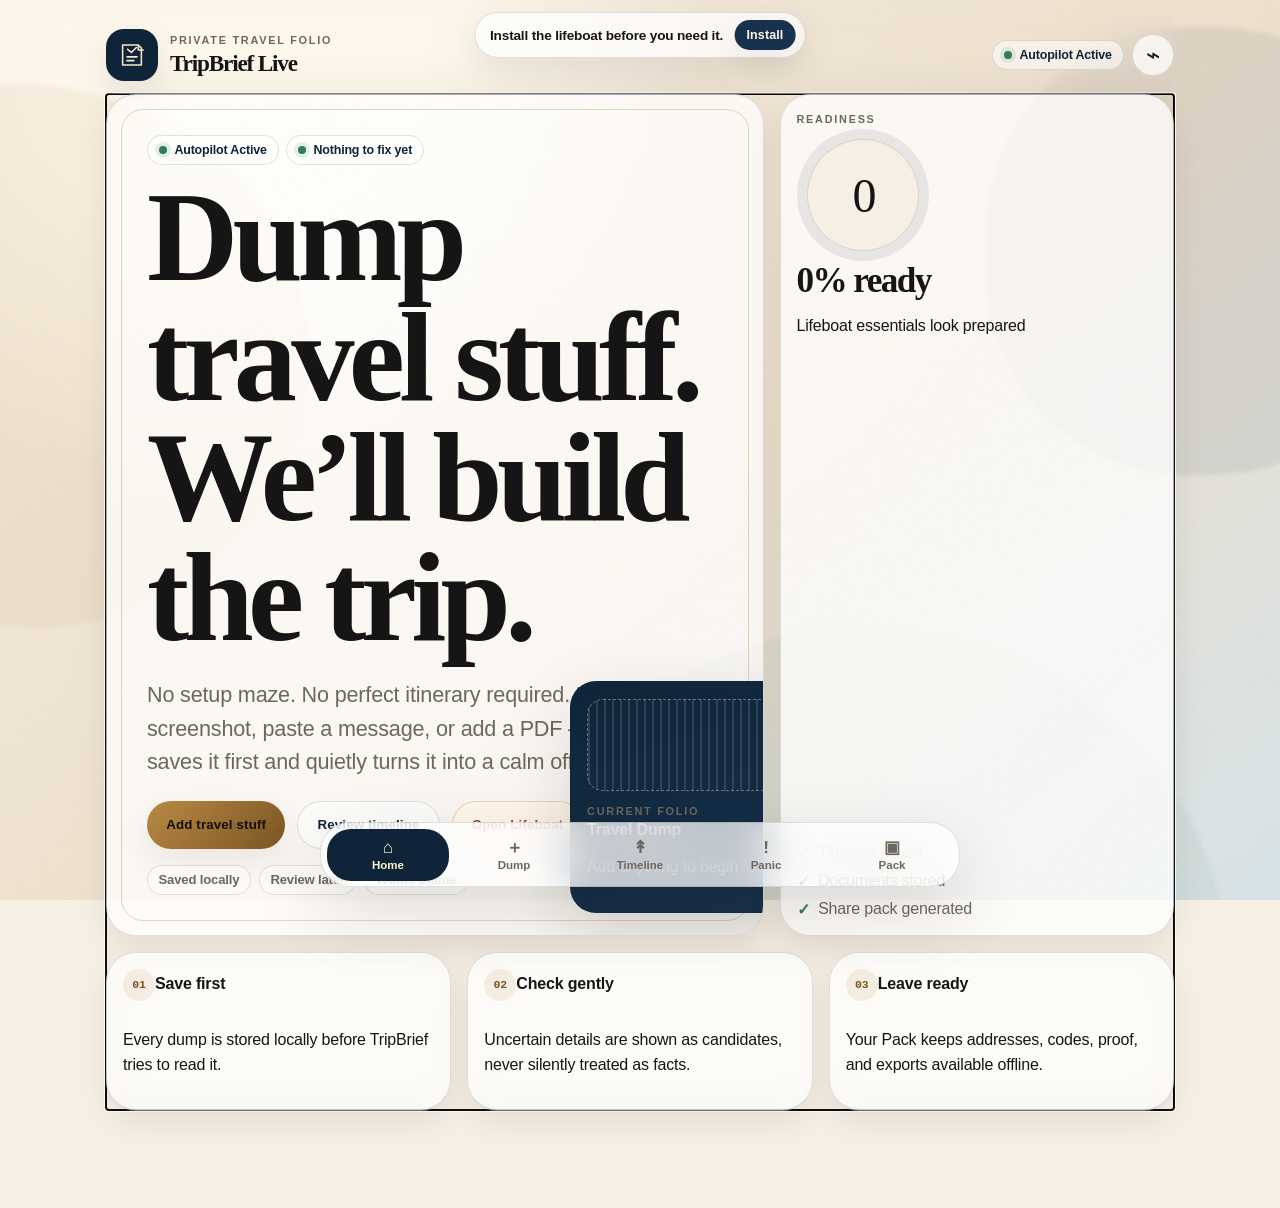
<file: index.html>
<!doctype html>
<html lang="en" data-theme="tripbrief-light">
<head>
  <meta charset="utf-8" />
  <meta name="viewport" content="width=device-width, initial-scale=1, viewport-fit=cover" />
  <meta name="theme-color" content="#17324d" />
  <meta name="description" content="TripBrief Live — Online autopilot. Offline lifeboat." />
  <link rel="manifest" href="./manifest.webmanifest" />
  <link rel="icon" href="./assets/icons/icon-192.png" />
  <link rel="stylesheet" href="./css/theme.css" />
  <link rel="stylesheet" href="./css/animations.css" />
  <link rel="stylesheet" href="./css/components.css" />
  <link rel="stylesheet" href="./css/app.css" />
  <title>TripBrief Live</title>
</head>
<body>
  <div class="ambient" aria-hidden="true">
    <span class="orb orb-a"></span><span class="orb orb-b"></span><span class="orb orb-c"></span>
  </div>
  <div class="grain" aria-hidden="true"></div>

  <a class="skip-link" href="#app">Skip to app</a>
  <div id="installRail" class="install-rail" hidden>
    <span>Install the lifeboat before you need it.</span>
    <button id="installButton" class="button tiny">Install</button>
  </div>

  <div class="app-shell">
    <header class="topbar">
      <button class="brand-mark" data-route="home" aria-label="TripBrief home">
        <svg viewBox="0 0 48 48" aria-hidden="true"><path d="M9 8h25l5 5v27H9z"/><path d="M34 8v8h8"/><path d="M16 27h16M16 33h11M17 15l6 5 8-8"/></svg>
      </button>
      <div class="brand-copy">
        <p class="eyebrow">Private travel folio</p>
        <strong>TripBrief Live</strong>
      </div>
      <div class="top-actions">
        <span id="networkBadge" class="status-pill">Checking…</span>
        <button class="icon-button" data-route="settings" aria-label="Settings">⌁</button>
      </div>
    </header>

    <main id="app" tabindex="-1" aria-live="polite"></main>

    <nav class="bottom-nav" aria-label="Primary navigation">
      <button data-route="home"><span>⌂</span>Home</button>
      <button data-route="dump"><span>＋</span>Dump</button>
      <button data-route="timeline"><span>↟</span>Timeline</button>
      <button data-route="panic"><span>!</span>Panic</button>
      <button data-route="pack"><span>▣</span>Pack</button>
    </nav>
  </div>

  <div id="toast" class="toast" hidden></div>
  <template id="modalTemplate"><div class="modal-backdrop"><section class="modal-card"></section></div></template>
  <script type="module" src="./js/main.js"></script>
</body>
</html>
</file>
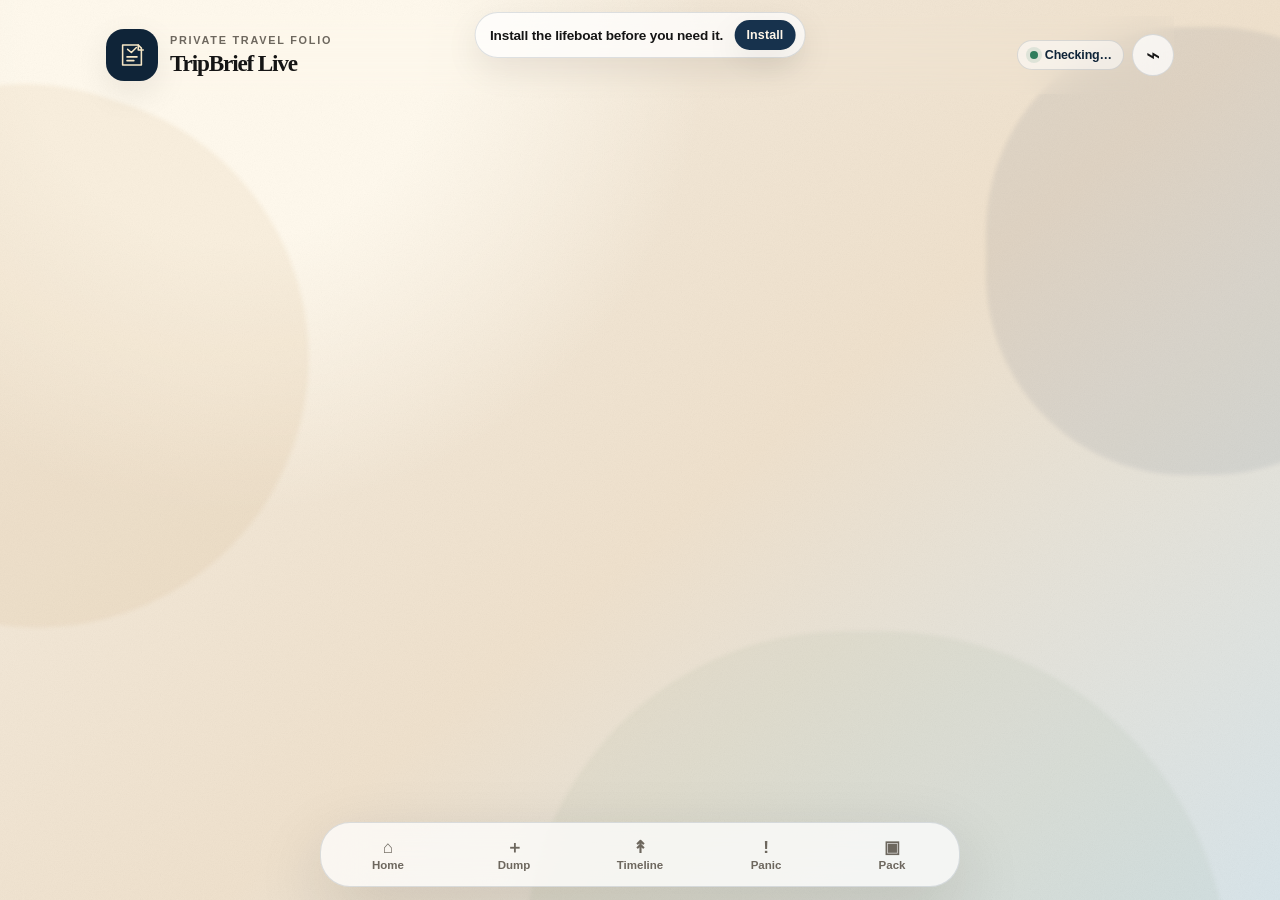
<file: reset.html>
<!doctype html>
<html lang="en">
<head>
  <meta charset="utf-8" />
  <meta name="viewport" content="width=device-width, initial-scale=1" />
  <title>Refreshing TripBrief Live</title>
  <style>
    :root { --bg:#f6efe3; --ink:#151515; --passport:#17324d; --brass:#b88a44; }
    body { margin:0; min-height:100svh; display:grid; place-items:center; background:radial-gradient(circle at 20% 10%, #fff7e8, transparent 34%), var(--bg); color:var(--ink); font-family: Avenir, "Avenir Next", Candara, sans-serif; }
    main { width:min(560px, calc(100% - 2rem)); border:1px solid rgba(23,50,77,.14); border-radius:28px; background:rgba(255,255,255,.72); padding:2rem; box-shadow:0 24px 70px rgba(26,18,8,.14); }
    h1 { font-family: Georgia, serif; font-size:clamp(2.4rem, 8vw, 4.6rem); line-height:.92; letter-spacing:-.05em; margin:.2rem 0 1rem; }
    p { line-height:1.55; color:#6d675e; }
    .bar { height:10px; border-radius:999px; overflow:hidden; background:rgba(23,50,77,.12); margin-top:1.2rem; }
    .bar span { display:block; height:100%; width:45%; border-radius:inherit; background:linear-gradient(90deg,var(--passport),var(--brass)); animation:load 1.1s ease-in-out infinite alternate; }
    @keyframes load { to { transform:translateX(125%); } }
  </style>
</head>
<body>
  <main>
    <p><strong>TripBrief Live</strong></p>
    <h1>Refreshing the demo.</h1>
    <p>Clearing the old offline app shell so the calmer UX appears immediately.</p>
    <div class="bar" aria-hidden="true"><span></span></div>
  </main>
  <script>
    (async () => {
      try {
        if ('serviceWorker' in navigator) {
          const regs = await navigator.serviceWorker.getRegistrations();
          await Promise.all(regs.map(reg => reg.unregister()));
        }
        if ('caches' in window) {
          const keys = await caches.keys();
          await Promise.all(keys.filter(k => k.startsWith('tripbrief-live')).map(k => caches.delete(k)));
        }
      } catch (error) {
        console.warn('Refresh cleanup was partial:', error);
      }
      location.replace('./?fresh=831eb34-' + Date.now());
    })();
  </script>
</body>
</html>
</file>
<file: css/theme.css>
:root {
  color-scheme: light;
  --tb-bg: #f6efe3;
  --tb-bg-elevated: rgba(255, 255, 255, 0.74);
  --tb-ink: #151515;
  --tb-muted: #6d675e;
  --tb-passport: #17324d;
  --tb-passport-2: #0f2438;
  --tb-brass: #b88a44;
  --tb-brass-2: #7a5422;
  --tb-sky: #c7dff0;
  --tb-sage: #8fa889;
  --tb-rose: #b76e79;
  --tb-danger: #a43f3f;
  --tb-success: #2f7d5c;
  --tb-warning: #b8860b;
  --tb-border: rgba(23, 50, 77, 0.14);
  --tb-shadow: 0 24px 70px rgba(26, 18, 8, 0.14);
  --tb-shadow-soft: 0 12px 34px rgba(26, 18, 8, 0.08);
  --tb-radius-sm: 14px;
  --tb-radius-md: 22px;
  --tb-radius-lg: 30px;
  --tb-radius-xl: 38px;
  --motion-fast: 140ms;
  --motion-med: 260ms;
  --motion-slow: 420ms;
  --ease-lux: cubic-bezier(.2, .8, .2, 1);
  --ease-soft: cubic-bezier(.16, 1, .3, 1);
  --display: Didot, "Bodoni 72", "Bodoni MT", "Libre Baskerville", Georgia, serif;
  --body: "Avenir Next", Avenir, "Gill Sans", Candara, "Trebuchet MS", sans-serif;
  --mono: "SF Mono", ui-monospace, Menlo, Consolas, monospace;
}
[data-theme="tripbrief-dark"] {
  color-scheme: dark;
  --tb-bg: #0d1117;
  --tb-bg-elevated: rgba(22, 27, 34, 0.82);
  --tb-ink: #f4efe7;
  --tb-muted: #a9a197;
  --tb-passport: #d7b56d;
  --tb-passport-2: #101820;
  --tb-brass: #e3bd73;
  --tb-brass-2: #efcf8c;
  --tb-border: rgba(255, 255, 255, 0.13);
  --tb-shadow: 0 24px 70px rgba(0, 0, 0, 0.42);
  --tb-shadow-soft: 0 12px 34px rgba(0, 0, 0, 0.28);
}
</file>
<file: css/animations.css>
.screen-enter { animation: screenRise var(--motion-med) var(--ease-soft) both; }
@keyframes screenRise { from { opacity: 0; transform: translateY(10px) scale(.992);} to { opacity: 1; transform: translateY(0) scale(1);} }
.card-added { animation: cardSettle 360ms var(--ease-soft) both; }
@keyframes cardSettle { 0% {opacity:0; transform:translateY(18px) scale(.97);} 70% {opacity:1; transform:translateY(-2px) scale(1.005);} 100% {transform:translateY(0) scale(1);} }
.pack-ready { animation: packGlow 900ms ease-out both; }
@keyframes packGlow { 0% { box-shadow: 0 0 0 rgba(47,125,92,0);} 35% { box-shadow: 0 0 0 8px rgba(47,125,92,.14);} 100% { box-shadow: var(--tb-shadow-soft);} }
.shimmer { background: linear-gradient(90deg, rgba(255,255,255,.18), rgba(255,255,255,.62), rgba(255,255,255,.18)); background-size: 220% 100%; animation: shimmer 1.4s linear infinite; }
@keyframes shimmer { to { background-position: -220% 0; } }
.reveal-stagger > * { opacity: 0; animation: folioIn 700ms var(--ease-soft) forwards; }
.reveal-stagger > *:nth-child(1){animation-delay:40ms}.reveal-stagger > *:nth-child(2){animation-delay:120ms}.reveal-stagger > *:nth-child(3){animation-delay:200ms}.reveal-stagger > *:nth-child(4){animation-delay:280ms}.reveal-stagger > *:nth-child(5){animation-delay:360ms}.reveal-stagger > *:nth-child(6){animation-delay:440ms}
@keyframes folioIn { from { opacity:0; transform: translateY(18px); filter: blur(5px);} to { opacity:1; transform: translateY(0); filter: blur(0);} }
@media (prefers-reduced-motion: reduce) { *, *::before, *::after { animation-duration: 1ms !important; animation-iteration-count: 1 !important; transition-duration: 1ms !important; scroll-behavior: auto !important; } }
</file>
<file: css/components.css>
.button { border: 0; border-radius: 999px; padding: .95rem 1.2rem; background: var(--tb-passport); color: #fff6e8; font-weight: 800; letter-spacing: .01em; cursor: pointer; box-shadow: var(--tb-shadow-soft); transition: transform var(--motion-fast) var(--ease-lux), box-shadow var(--motion-fast) var(--ease-lux), background var(--motion-fast); }
.button:hover { transform: translateY(-2px); box-shadow: var(--tb-shadow); }
.button:active { transform: translateY(0) scale(.985); }
.button.secondary { background: rgba(255,255,255,.58); color: var(--tb-passport-2); border: 1px solid var(--tb-border); box-shadow: none; }
.button.brass { background: linear-gradient(135deg, var(--tb-brass), var(--tb-brass-2)); color: #140f08; }
.button.danger { background: var(--tb-danger); }
.button.tiny { padding: .5rem .76rem; font-size: .78rem; }
.icon-button, .brand-mark, .bottom-nav button { cursor: pointer; }
.icon-button { width: 42px; height: 42px; border-radius: 50%; border: 1px solid var(--tb-border); background: var(--tb-bg-elevated); color: var(--tb-ink); font-size: 1.5rem; }
.card { border: 1px solid var(--tb-border); border-radius: var(--tb-radius-lg); background: var(--tb-bg-elevated); box-shadow: var(--tb-shadow-soft); backdrop-filter: blur(18px); }
.card.pad { padding: 1rem; }
.status-pill, .badge { display: inline-flex; align-items: center; gap: .45rem; border-radius: 999px; padding: .45rem .7rem; border: 1px solid var(--tb-border); background: rgba(255,255,255,.55); color: var(--tb-passport-2); font-size: .78rem; font-weight: 800; white-space: nowrap; }
.status-pill::before, .badge.good::before { content:""; width: .5rem; height: .5rem; border-radius:50%; background: var(--tb-success); box-shadow:0 0 0 4px rgba(47,125,92,.12); }
.status-pill.offline::before { background: var(--tb-warning); box-shadow:0 0 0 4px rgba(184,134,11,.14); }
.badge.warn::before { content:""; width:.5rem; height:.5rem; border-radius:50%; background:var(--tb-warning); }
.grid { display: grid; gap: 1rem; }
.two { grid-template-columns: repeat(2, minmax(0, 1fr)); }
.three { grid-template-columns: repeat(3, minmax(0, 1fr)); }
.field { display:grid; gap:.45rem; }
.field label { font-weight:800; color:var(--tb-passport-2); font-size:.86rem; }
textarea, input, select { width: 100%; border-radius: 18px; border: 1px solid var(--tb-border); padding: .9rem 1rem; background: rgba(255,255,255,.64); color: var(--tb-ink); font: inherit; outline: none; }
textarea:focus, input:focus, select:focus, button:focus-visible { outline: 3px solid color-mix(in srgb, var(--tb-brass) 55%, transparent); outline-offset: 3px; }
.toast { position: fixed; left: 50%; bottom: calc(92px + env(safe-area-inset-bottom)); transform: translateX(-50%); z-index: 50; padding: .9rem 1rem; border-radius: 999px; background: var(--tb-passport-2); color: #fff4df; box-shadow: var(--tb-shadow); font-weight: 800; max-width: min(92vw, 520px); }
.empty { padding: 1.4rem; border: 1px dashed var(--tb-border); border-radius: var(--tb-radius-lg); color: var(--tb-muted); background: rgba(255,255,255,.28); }
.progress-ring { width: 132px; height: 132px; border-radius: 50%; display:grid; place-items:center; background: conic-gradient(var(--tb-brass) calc(var(--score, 0)*1%), rgba(23,50,77,.09) 0); position: relative; }
.progress-ring::after { content:""; position:absolute; inset:10px; border-radius:50%; background: var(--tb-bg); box-shadow: inset 0 0 0 1px var(--tb-border); }
.progress-ring span { position: relative; z-index: 1; font-family: var(--display); font-size: 3rem; letter-spacing: -.08em; }
</file>
<file: css/app.css>
* { box-sizing: border-box; }
html, body { min-height: 100%; }
body { margin: 0; font-family: var(--body); letter-spacing: -0.011em; color: var(--tb-ink); background: var(--tb-bg); overflow-x: hidden; }
h1,h2,h3,.display { font-family: var(--display); letter-spacing: -.045em; font-weight: 700; line-height: .95; }
p { line-height: 1.55; }
.skip-link { position: fixed; left: 1rem; top: -5rem; z-index: 100; background: var(--tb-passport); color: white; padding: .8rem; border-radius: 999px; }
.skip-link:focus { top: 1rem; }
.ambient { position: fixed; inset: 0; overflow: hidden; pointer-events: none; z-index: -3; background: radial-gradient(circle at 18% 4%, #fff9ed 0 15%, transparent 35%), linear-gradient(140deg, #f6efe3 0%, #efe1cd 55%, #d8e4e9 100%); }
[data-theme="tripbrief-dark"] .ambient { background: radial-gradient(circle at 18% 4%, rgba(215,181,109,.15), transparent 30%), linear-gradient(145deg, #0d1117, #111820 60%, #1c1710); }
.orb { position:absolute; border-radius: 48% 52% 53% 47%; filter: blur(2px); opacity:.58; }
.orb-a { width: 42vw; aspect-ratio:1; left:-18vw; top:10vh; background: rgba(184,138,68,.16); transform: rotate(18deg); }
.orb-b { width: 35vw; aspect-ratio:1; right:-12vw; top:3vh; background: rgba(23,50,77,.13); }
.orb-c { width: 55vw; aspect-ratio:1; right:4vw; bottom:-34vw; background: rgba(143,168,137,.18); }
.grain { position: fixed; inset:0; pointer-events:none; z-index:-2; opacity:.16; background-image: url('../assets/textures/paper-noise.svg'); mix-blend-mode:multiply; }
.app-shell { width: min(1100px, 100%); margin: 0 auto; min-height: 100svh; padding: max(1rem, env(safe-area-inset-top)) 1rem calc(98px + env(safe-area-inset-bottom)); }
.topbar { display:flex; align-items:center; gap:.75rem; position: sticky; top: 0; z-index: 20; padding: .8rem 0; backdrop-filter: blur(18px); }
.brand-mark { border:0; width: 52px; height:52px; border-radius:18px; background: var(--tb-passport-2); color:#f7e7c6; box-shadow: var(--tb-shadow-soft); display:grid; place-items:center; }
.brand-mark svg { width:30px; fill:none; stroke:currentColor; stroke-width:2.5; stroke-linecap:round; stroke-linejoin:round; }
.brand-copy { flex:1; min-width:0; }
.brand-copy strong { font-family: var(--display); font-size: 1.45rem; letter-spacing:-.05em; }
.eyebrow { margin:0 0 .08rem; text-transform:uppercase; letter-spacing:.16em; color:var(--tb-muted); font-size:.68rem; font-weight:900; }
.top-actions { display:flex; gap:.5rem; align-items:center; }
.install-rail { position: fixed; top: .75rem; left:50%; transform:translateX(-50%); z-index: 60; display:flex; gap:.7rem; align-items:center; padding:.45rem .55rem .45rem .9rem; border:1px solid var(--tb-border); border-radius:999px; background:var(--tb-bg-elevated); box-shadow:var(--tb-shadow-soft); font-size:.85rem; font-weight:800; }
main { min-height: 62vh; }
.hero { display:grid; grid-template-columns: 1.25fr .75fr; gap:1rem; align-items:stretch; }
.hero-panel { overflow:hidden; position: relative; padding: clamp(1.3rem, 4vw, 2.5rem); min-height: 390px; }
.hero-panel::before { content:""; position:absolute; inset: 14px; border: 1px solid rgba(184,138,68,.35); border-radius: calc(var(--tb-radius-lg) - 8px); pointer-events:none; }
.hero h1 { font-size: clamp(3rem, 11vw, 7.9rem); margin: .7rem 0 1rem; max-width: 760px; }
.hero .lede { font-size: clamp(1rem, 2.8vw, 1.35rem); color:var(--tb-muted); max-width: 650px; }
.action-row { display:flex; flex-wrap:wrap; gap:.75rem; margin-top:1.4rem; }
.folio-ticket { position: absolute; right: -42px; bottom: 22px; width: 235px; transform: rotate(-8deg); padding: 1.1rem; border-radius: 26px; background: linear-gradient(160deg, var(--tb-passport-2), var(--tb-passport)); color:#fff3d7; box-shadow: var(--tb-shadow); }
.folio-ticket::before { content:""; display:block; height:90px; border:1px dashed rgba(255,255,255,.35); border-radius:16px; margin-bottom:.75rem; background: repeating-linear-gradient(90deg, rgba(255,255,255,.13) 0 2px, transparent 2px 8px); }
.readiness-card { padding:1rem; display:flex; flex-direction:column; justify-content:space-between; }
.readiness-card h2 { margin:.2rem 0; font-size:2.2rem; }
.checklist { list-style:none; padding:0; margin:0; display:grid; gap:.55rem; }
.checklist li { display:flex; gap:.55rem; align-items:flex-start; color:var(--tb-muted); }
.checklist li::before { content:"✓"; color:var(--tb-success); font-weight:900; }
.bottom-nav { position: fixed; left: 50%; bottom: max(.8rem, env(safe-area-inset-bottom)); transform: translateX(-50%); width: min(640px, calc(100% - 1rem)); display:grid; grid-template-columns: repeat(5, 1fr); gap:.2rem; padding:.35rem; border:1px solid var(--tb-border); border-radius: 30px; background: rgba(255,255,255,.72); box-shadow: var(--tb-shadow); backdrop-filter: blur(22px); z-index:30; }
.bottom-nav button { border:0; background:transparent; border-radius:24px; padding:.62rem .25rem; color:var(--tb-muted); font-weight:900; font-size:.72rem; display:grid; gap:.16rem; place-items:center; }
.bottom-nav span { font-size:1.08rem; line-height:1; }
.bottom-nav button.active { background: var(--tb-passport-2); color:#fff1d4; }
.dump-zone { display:grid; gap:1rem; }
.drop-card { position:relative; overflow:hidden; padding:1.2rem; min-height: 260px; display:grid; place-items:center; text-align:center; }
.drop-card::before { content:""; position:absolute; inset:-40%; background: conic-gradient(from 20deg, transparent, rgba(184,138,68,.2), transparent, rgba(23,50,77,.12), transparent); animation: slowSpin 12s linear infinite; }
.drop-card > * { position:relative; z-index:1; }
@keyframes slowSpin { to { transform: rotate(1turn); } }
.item-list { display:grid; gap:.75rem; }
.item-card { display:grid; gap:.35rem; padding:1rem; }
.item-card code { font-family:var(--mono); white-space:pre-wrap; overflow-wrap:anywhere; color:var(--tb-muted); }
.timeline { display:grid; gap:.9rem; position:relative; }
.timeline::before { content:""; position:absolute; left: 1.1rem; top:.4rem; bottom:.4rem; width:2px; background: linear-gradient(var(--tb-brass), transparent); }
.event-card { margin-left: 2.4rem; padding:1rem; position:relative; }
.event-card::before { content:""; position:absolute; left:-1.72rem; top:1.2rem; width:.85rem; height:.85rem; background:var(--tb-brass); border-radius:50%; box-shadow:0 0 0 6px rgba(184,138,68,.16); }
.panic-screen { background:#fffaf0; color:#16130d; border:4px solid #16130d; border-radius: 22px; padding: clamp(1rem, 4vw, 2rem); box-shadow:none; }
.panic-screen h1 { font-family: Georgia, serif; letter-spacing:-.02em; font-size:clamp(3rem, 13vw, 7rem); margin:.2rem 0; }
.panic-grid { display:grid; gap:.8rem; }
.panic-card { border:2px solid #16130d; border-radius:18px; padding:1rem; background:white; }
.panic-card strong { display:block; font-size:1.35rem; }
.secret { filter: blur(6px); user-select:none; transition:filter var(--motion-fast); }
.secret.revealed { filter:none; }
.export-box { white-space: pre-wrap; font-family: var(--mono); padding:1rem; border-radius:18px; background:rgba(255,255,255,.55); border:1px solid var(--tb-border); overflow:auto; }
@media (max-width: 760px) { .hero { grid-template-columns:1fr; } .folio-ticket { position:relative; right:auto; bottom:auto; transform:rotate(-2deg); width:auto; margin-top:1rem; } .two,.three { grid-template-columns:1fr; } .top-actions .status-pill { max-width: 132px; overflow:hidden; text-overflow:ellipsis; } .brand-copy strong { font-size:1.2rem; } }

/* Calm UX polish pass */
.lede.narrow { max-width: 690px; margin-top: -.35rem; color: var(--tb-muted); }
.calm-stack { display:flex; flex-wrap:wrap; gap:.45rem; align-items:center; }
.reassurance-row { display:flex; flex-wrap:wrap; gap:.5rem; margin-top:1rem; color:var(--tb-muted); font-size:.82rem; font-weight:900; }
.reassurance-row span { border:1px solid var(--tb-border); background:rgba(255,255,255,.42); border-radius:999px; padding:.42rem .66rem; }
.button.calm-danger { background: #fff7ea; color: var(--tb-danger); border: 1px solid rgba(164,63,63,.22); box-shadow: none; }
.button.calm-danger:hover { background: #fff1dd; box-shadow: var(--tb-shadow-soft); }
.calm-cards .card { min-height: 146px; transition: transform var(--motion-med) var(--ease-soft), background var(--motion-med); }
.calm-cards .card:hover { transform: translateY(-3px); background: rgba(255,255,255,.82); }
.soft-icon { display:inline-grid; place-items:center; width:2rem; height:2rem; border-radius:50%; margin-bottom:.7rem; background:rgba(184,138,68,.13); color:var(--tb-brass-2); font-family:var(--mono); font-size:.72rem; font-weight:900; }
.mini-steps { display:flex; flex-wrap:wrap; justify-content:center; gap:.5rem; list-style:none; padding:0; margin:1rem auto; max-width:760px; }
.mini-steps li { border:1px solid var(--tb-border); background:rgba(255,255,255,.58); border-radius:999px; padding:.5rem .72rem; color:var(--tb-passport-2); font-weight:900; font-size:.84rem; }
.mini-steps li::before { content:"✓"; color:var(--tb-success); margin-right:.4rem; }
.panic-subtitle { font-size:1.2rem; font-weight:900; max-width:720px; margin:.2rem 0 1.1rem; }
.panic-card.primary { background:#fff8df; box-shadow: inset 0 0 0 999px rgba(184,138,68,.06); }
.panic-card span { display:block; color:#514636; font-weight:900; text-transform:uppercase; letter-spacing:.12em; font-size:.72rem; margin-bottom:.35rem; }
.card, .button, .bottom-nav { -webkit-tap-highlight-color: transparent; }
.item-card { transition: transform var(--motion-fast) var(--ease-lux), background var(--motion-fast); }
.item-card:hover { transform: translateY(-2px); background: rgba(255,255,255,.82); }
@media (max-width:760px) {
  .hero-panel { min-height: 0; }
  .hero h1 { font-size: clamp(2.9rem, 14vw, 5.2rem); }
  .action-row .button, .action-row label.button { flex: 1 1 100%; text-align:center; justify-content:center; }
  .mini-steps { justify-content:flex-start; }
}
</file>
